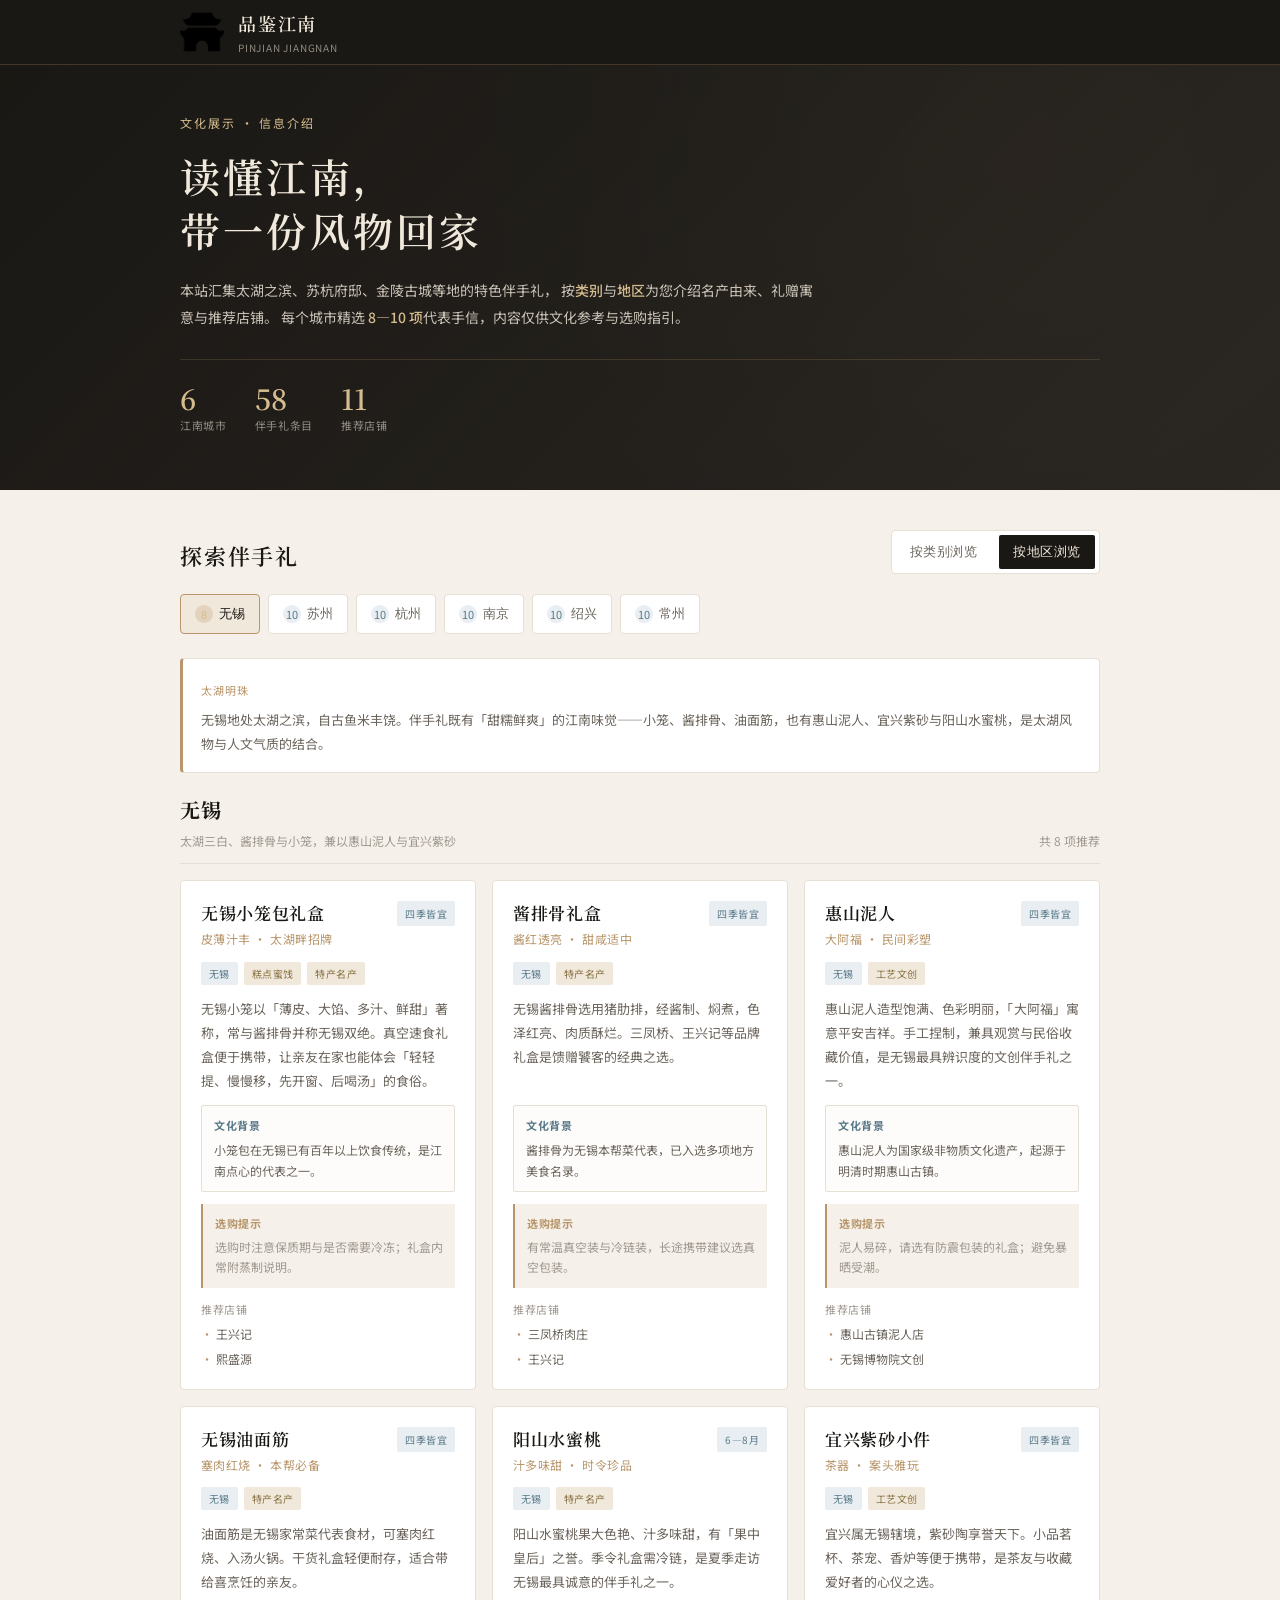
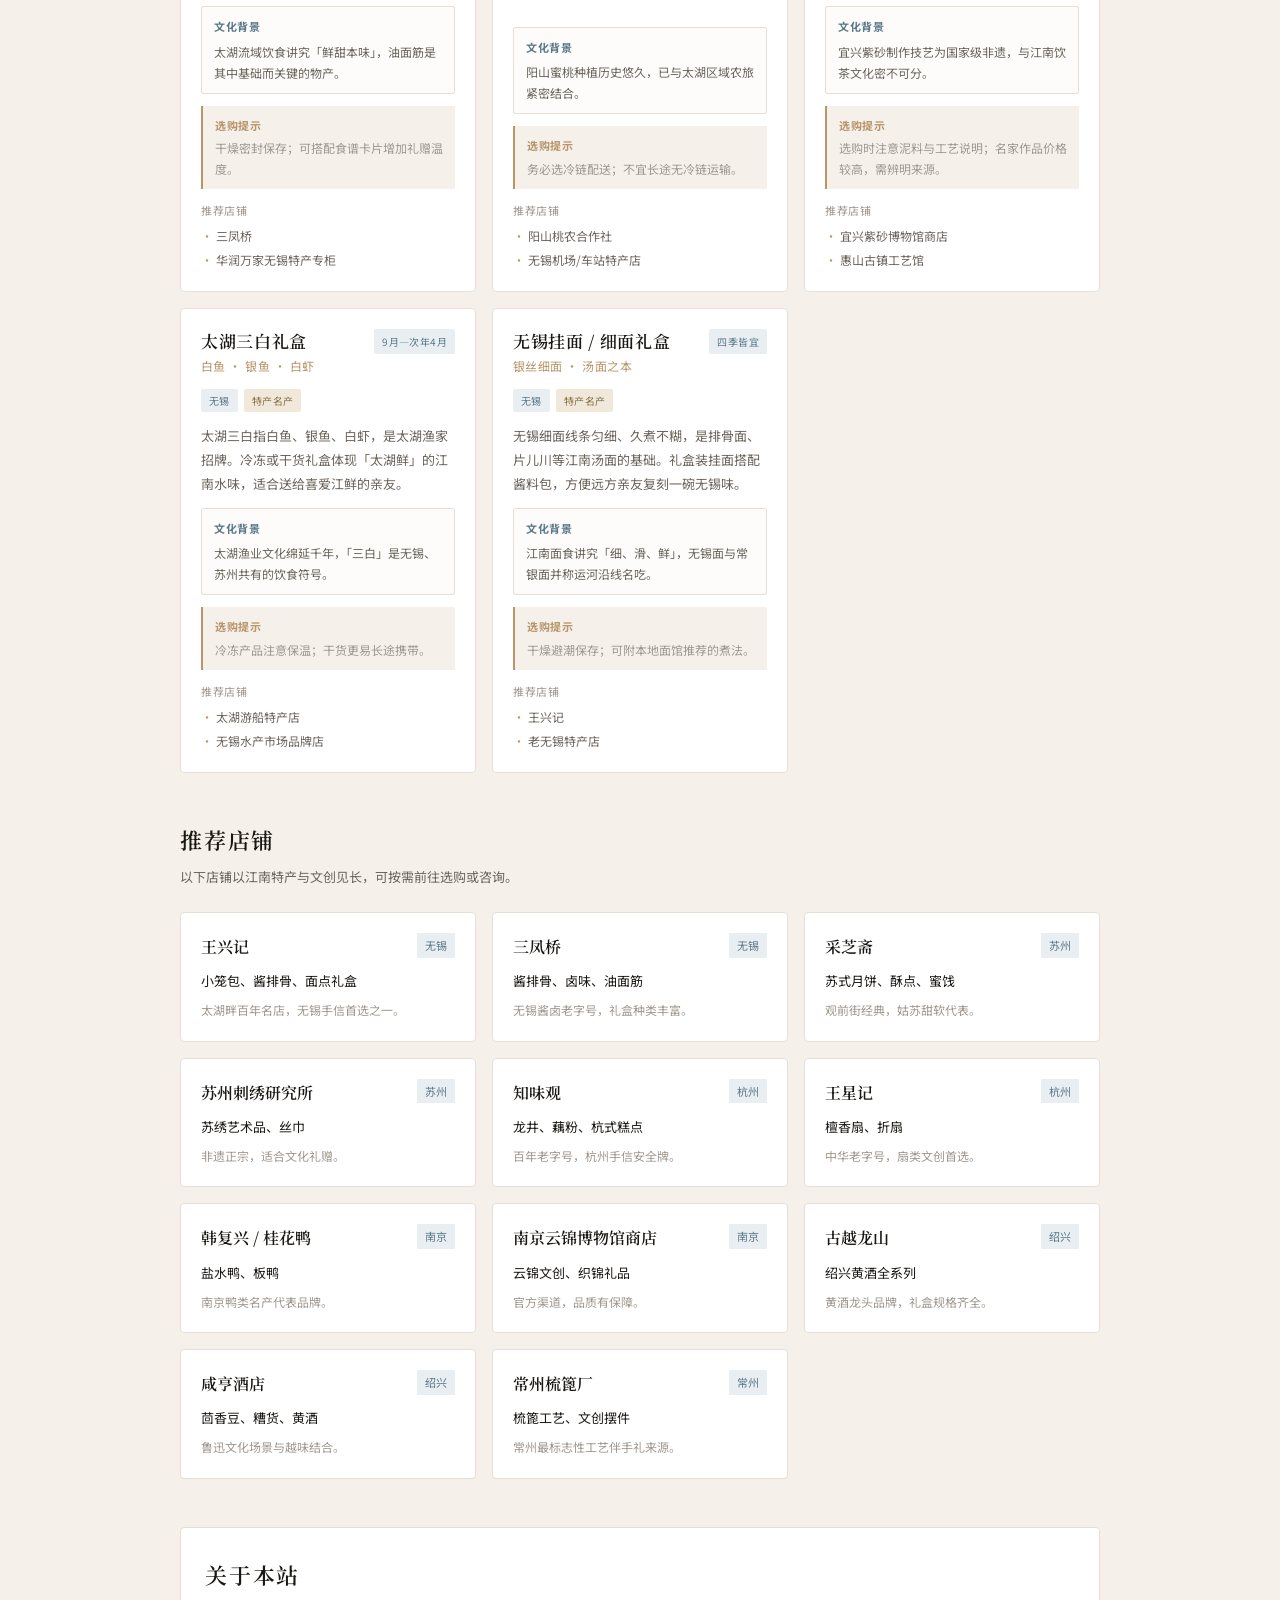
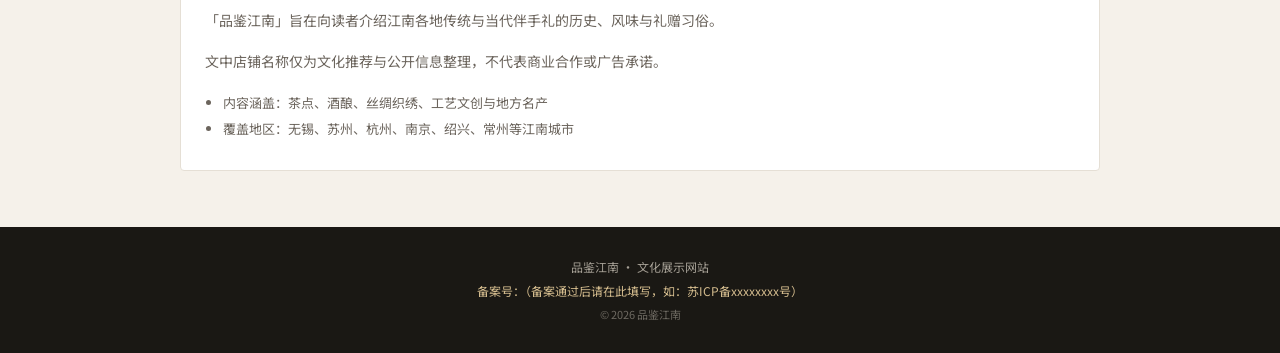
<file: showcase/index.html>
<!DOCTYPE html>
<html lang="zh-CN">
<head>
  <meta charset="UTF-8" />
  <meta name="viewport" content="width=device-width, initial-scale=1.0" />
  <meta name="description" content="品鉴江南 — 按类别与地区介绍太湖、苏杭、金陵等地特色手信与推荐店铺" />
  <meta name="theme-color" content="#1A1814" />
  <title>品鉴江南 · 文化展示</title>
  <link rel="icon" type="image/png" href="favicon.png" />
  <link rel="apple-touch-icon" href="favicon.png" />
  <link href="https://fonts.googleapis.com/css2?family=Noto+Serif+SC:wght@400;600;700&family=Noto+Sans+SC:wght@400;500&display=swap" rel="stylesheet" />
  <link rel="stylesheet" href="styles.css" />
</head>
<body>
  <header class="site-header">
    <div class="header-inner">
      <div class="brand">
        <img class="brand-mark" src="favicon.png" alt="品鉴江南" width="44" height="44" />
        <div>
          <h1>品鉴江南</h1>
          <p>Pinjian Jiangnan</p>
        </div>
      </div>
    </div>
  </header>

  <main>
    <section class="hero">
      <div class="hero-inner">
        <p class="hero-kicker">文化展示 · 信息介绍</p>
        <h2>读懂江南，<br />带一份风物回家</h2>
        <p class="hero-desc">
          本站汇集太湖之滨、苏杭府邸、金陵古城等地的特色伴手礼，
          按<strong>类别</strong>与<strong>地区</strong>为您介绍名产由来、礼赠寓意与推荐店铺。
          每个城市精选 <strong>8—10 项</strong>代表手信，内容仅供文化参考与选购指引。
        </p>
        <div class="hero-stats">
          <div><strong>6</strong><span>江南城市</span></div>
          <div><strong>58</strong><span>伴手礼条目</span></div>
          <div><strong>11</strong><span>推荐店铺</span></div>
        </div>
      </div>
    </section>

    <section class="browse-section">
      <div class="section-head">
        <h2>探索伴手礼</h2>
        <div class="view-tabs" id="viewTabs">
          <button type="button" class="view-tab active" data-view="category">按类别浏览</button>
          <button type="button" class="view-tab" data-view="region">按地区浏览</button>
        </div>
      </div>

      <nav class="filter-nav" id="filterNav" aria-label="筛选"></nav>

      <div class="region-intro" id="regionIntro" hidden></div>

      <div class="list-head">
        <div>
          <h3 id="sectionTitle"></h3>
          <p id="sectionDesc"></p>
        </div>
        <span id="giftCount" class="gift-count"></span>
      </div>

      <div class="gift-grid" id="giftGrid"></div>
    </section>

    <section class="shops-section">
      <div class="section-head plain">
        <h2>推荐店铺</h2>
        <p>以下店铺以江南特产与文创见长，可按需前往选购或咨询。</p>
      </div>
      <div class="shop-list" id="shopList"></div>
    </section>

    <section class="about-section">
      <div class="about-card">
        <h2>关于本站</h2>
        <p>
          「品鉴江南」旨在向读者介绍江南各地传统与当代伴手礼的历史、风味与礼赠习俗。
        </p>
        <p>
          文中店铺名称仅为文化推荐与公开信息整理，不代表商业合作或广告承诺。
        </p>
        <ul class="about-list">
          <li>内容涵盖：茶点、酒酿、丝绸织绣、工艺文创与地方名产</li>
          <li>覆盖地区：无锡、苏州、杭州、南京、绍兴、常州等江南城市</li>
        </ul>
      </div>
    </section>
  </main>

  <footer class="site-footer">
    <p>品鉴江南 · 文化展示网站</p>
    <p class="footer-note">备案号：（备案通过后请在此填写，如：苏ICP备xxxxxxxx号）</p>
    <p class="footer-copy">© 2026 品鉴江南</p>
  </footer>

  <script src="data.js"></script>
  <script src="app.js"></script>
</body>
</html>
</file>
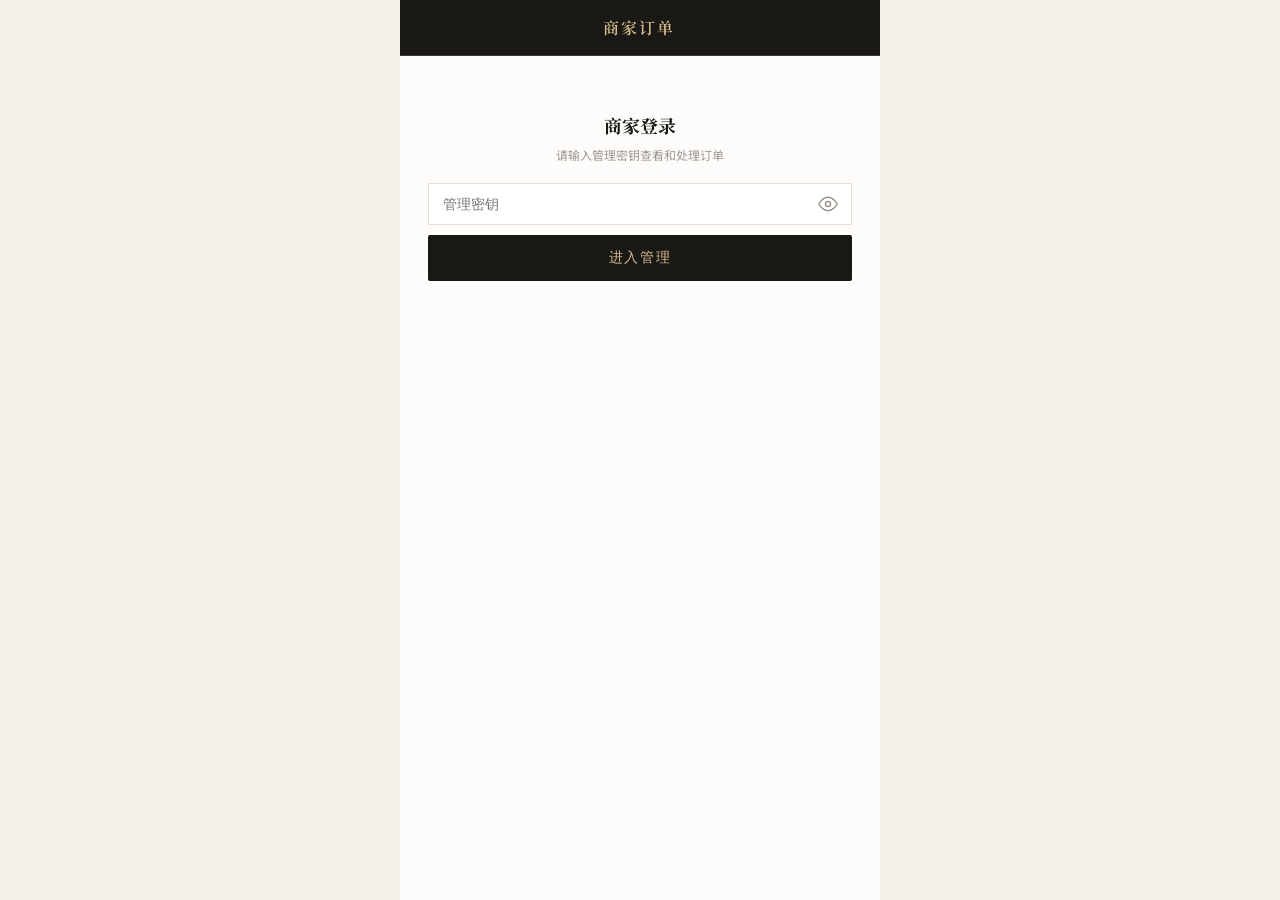
<file: admin.html>
<!DOCTYPE html>
<html lang="zh-CN">
<head>
  <meta charset="UTF-8" />
  <script>
    (function () {
      var base = '/';
      if (location.hostname.endsWith('github.io')) {
        var seg = location.pathname.split('/').filter(Boolean)[0];
        if (seg) base = '/' + seg + '/';
      }
      window.__BASE__ = base;
      if (base !== '/') {
        var el = document.createElement('base');
        el.href = base;
        document.head.appendChild(el);
      }
    })();
  </script>
  <meta name="viewport" content="width=device-width, initial-scale=1.0, maximum-scale=1.0, user-scalable=no" />
  <meta name="theme-color" content="#1A1814" />
  <title>商家订单管理 · 品鉴江南</title>
  <link href="https://fonts.googleapis.com/css2?family=Noto+Serif+SC:wght@400;600&family=Noto+Sans+SC:wght@400;500&display=swap" rel="stylesheet" />
  <link rel="stylesheet" href="styles.css" />
</head>
<body>
  <div id="adminApp" class="admin-app">
    <header class="header">
      <div class="header-brand header-brand-center">
        <h1 class="header-title"><span class="title-main">商家订单</span></h1>
      </div>
      <button class="header-btn" id="refreshBtn" hidden>刷新</button>
    </header>

    <main class="admin-main" id="adminMain">
      <section class="admin-login" id="adminLogin">
        <h2>商家登录</h2>
        <p>请输入管理密钥查看和处理订单</p>
        <div class="password-field">
          <input type="password" id="adminKeyInput" placeholder="管理密钥" autocomplete="off" />
          <button type="button" class="password-toggle" id="toggleAdminKey" aria-label="显示密码">
            <svg class="eye-open" width="20" height="20" viewBox="0 0 24 24" fill="none" stroke="currentColor" stroke-width="1.8" aria-hidden="true"><path d="M1 12s4-8 11-8 11 8 11 8-4 8-11 8-11-8-11-8z"/><circle cx="12" cy="12" r="3"/></svg>
            <svg class="eye-closed" width="20" height="20" viewBox="0 0 24 24" fill="none" stroke="currentColor" stroke-width="1.8" aria-hidden="true"><path d="M17.94 17.94A10.07 10.07 0 0 1 12 20c-7 0-11-8-11-8a18.45 18.45 0 0 1 5.06-5.94M9.9 4.24A9.12 9.12 0 0 1 12 4c7 0 11 8 11 8a18.5 18.5 0 0 1-2.16 3.19m-6.72-1.07a3 3 0 1 1-4.24-4.24"/><line x1="1" y1="1" x2="23" y2="23"/></svg>
          </button>
        </div>
        <p class="login-error" id="loginError" hidden></p>
        <button class="submit-btn" id="adminLoginBtn">进入管理</button>
      </section>

      <section class="admin-list" id="adminList" hidden>
        <div class="admin-toolbar">
          <div class="order-search">
            <input type="text" id="orderSearchInput" placeholder="输入订单号查询" />
            <button type="button" class="search-btn" id="orderSearchBtn">查询</button>
          </div>
          <div class="admin-filters" id="adminFilters">
            <button type="button" class="filter-tab active" data-filter="all">全部 <em id="countAll">0</em></button>
            <button type="button" class="filter-tab" data-filter="pending">待付款 <em id="countPending">0</em></button>
            <button type="button" class="filter-tab" data-filter="paid">待发货 <em id="countPaid">0</em></button>
            <button type="button" class="filter-tab" data-filter="shipped">已发货 <em id="countShipped">0</em></button>
            <button type="button" class="filter-tab" data-filter="completed">已完成 <em id="countCompleted">0</em></button>
          </div>
        </div>
        <div id="adminOrders"></div>
      </section>
    </main>
  </div>

  <div class="modal" id="actionModal">
    <div class="modal-content">
      <div class="modal-header">
        <h2 id="actionModalTitle">操作订单</h2>
        <button class="close-btn" id="closeActionModal">&times;</button>
      </div>
      <div class="action-modal-body" id="actionModalBody"></div>
    </div>
  </div>

  <div class="modal" id="imagePreviewModal">
    <div class="modal-content qr-preview-content">
      <div class="modal-header">
        <h2 id="imagePreviewTitle">付款截图</h2>
        <button class="close-btn" id="closeImagePreview">&times;</button>
      </div>
      <div class="qr-preview-body">
        <img id="imagePreviewImg" alt="付款截图大图" />
      </div>
    </div>
  </div>

  <script src="config.js"></script>
  <script src="order-api.js"></script>
  <script src="admin.js"></script>
</body>
</html>
</file>
<file: showcase/styles.css>
:root {
  --ink: #1a1814;
  --ink-soft: #2c2824;
  --gold: #b8956a;
  --gold-light: #d4bc8e;
  --gold-pale: #f0e8da;
  --cream: #f5f1ea;
  --surface: #fdfcfa;
  --white: #fff;
  --text: #1a1814;
  --text-secondary: #6b645c;
  --text-muted: #a09890;
  --border: #e5dfd5;
  --water: #5a7a8a;
  --water-pale: #e8eef2;
  --radius: 4px;
  --max: 960px;
}

*,
*::before,
*::after {
  box-sizing: border-box;
  margin: 0;
  padding: 0;
}

html {
  scroll-behavior: smooth;
}

body {
  font-family: 'Noto Sans SC', -apple-system, sans-serif;
  background: var(--cream);
  color: var(--text);
  line-height: 1.7;
  -webkit-font-smoothing: antialiased;
}

.site-header {
  position: sticky;
  top: 0;
  z-index: 100;
  background: var(--ink);
  color: var(--gold-pale);
  border-bottom: 1px solid rgba(184, 149, 106, 0.25);
}

.header-inner,
.hero-inner,
.browse-section,
.shops-section,
.about-section {
  max-width: var(--max);
  margin: 0 auto;
  padding-left: 20px;
  padding-right: 20px;
}

.header-inner {
  display: flex;
  align-items: center;
  min-height: 64px;
}

.brand {
  display: flex;
  align-items: center;
  gap: 14px;
}

.brand-mark {
  width: 44px;
  height: 44px;
  display: block;
  object-fit: contain;
  flex-shrink: 0;
}

.brand h1 {
  font-family: 'Noto Serif SC', serif;
  font-size: 18px;
  font-weight: 600;
  letter-spacing: 0.1em;
}

.brand p {
  font-size: 10px;
  color: rgba(240, 232, 218, 0.55);
  letter-spacing: 0.08em;
  text-transform: uppercase;
}

.hero {
  background:
    linear-gradient(135deg, rgba(26, 24, 20, 0.88), rgba(44, 40, 36, 0.82)),
    radial-gradient(circle at 80% 20%, rgba(184, 149, 106, 0.18), transparent 50%),
    var(--ink);
  color: var(--gold-pale);
  padding: 48px 0 56px;
}

.hero-kicker {
  font-size: 12px;
  letter-spacing: 0.16em;
  color: var(--gold-light);
  margin-bottom: 16px;
}

.hero h2 {
  font-family: 'Noto Serif SC', serif;
  font-size: clamp(28px, 6vw, 40px);
  font-weight: 600;
  line-height: 1.35;
  letter-spacing: 0.08em;
  margin-bottom: 20px;
}

.hero-desc {
  max-width: 640px;
  font-size: 14px;
  color: rgba(240, 232, 218, 0.82);
  line-height: 1.9;
}

.hero-desc strong {
  color: var(--gold-light);
  font-weight: 500;
}

.hero-stats {
  display: flex;
  gap: 28px;
  margin-top: 28px;
  padding-top: 24px;
  border-top: 1px solid rgba(184, 149, 106, 0.2);
}

.hero-stats div {
  display: flex;
  flex-direction: column;
  gap: 4px;
}

.hero-stats strong {
  font-family: 'Noto Serif SC', serif;
  font-size: 28px;
  font-weight: 600;
  color: var(--gold-light);
  line-height: 1;
}

.hero-stats span {
  font-size: 11px;
  color: rgba(240, 232, 218, 0.55);
  letter-spacing: 0.06em;
}

.browse-section {
  padding: 40px 20px 48px;
}

.section-head {
  display: flex;
  flex-wrap: wrap;
  align-items: flex-end;
  justify-content: space-between;
  gap: 16px;
  margin-bottom: 20px;
}

.section-head.plain {
  display: block;
  margin-bottom: 24px;
}

.section-head h2,
.about-card h2 {
  font-family: 'Noto Serif SC', serif;
  font-size: 22px;
  font-weight: 600;
  letter-spacing: 0.08em;
}

.section-head.plain p {
  margin-top: 8px;
  font-size: 13px;
  color: var(--text-secondary);
}

.view-tabs {
  display: flex;
  gap: 8px;
  background: var(--white);
  border: 1px solid var(--border);
  padding: 4px;
  border-radius: var(--radius);
}

.view-tab {
  border: none;
  background: none;
  padding: 8px 14px;
  font-size: 13px;
  color: var(--text-secondary);
  cursor: pointer;
  border-radius: 2px;
  letter-spacing: 0.04em;
}

.view-tab.active {
  background: var(--ink);
  color: var(--gold-pale);
}

.filter-nav {
  display: flex;
  flex-wrap: wrap;
  gap: 8px;
  margin-bottom: 24px;
}

.filter-chip {
  display: inline-flex;
  align-items: center;
  gap: 6px;
  padding: 10px 14px;
  border: 1px solid var(--border);
  background: var(--white);
  font-size: 13px;
  color: var(--text-secondary);
  cursor: pointer;
  border-radius: var(--radius);
  transition: border-color 0.15s, background 0.15s;
}

.filter-chip em {
  font-style: normal;
  font-family: 'Noto Serif SC', serif;
  font-size: 14px;
  color: var(--gold);
}

.filter-chip .chip-count {
  font-size: 11px;
  min-width: 18px;
  height: 18px;
  line-height: 18px;
  text-align: center;
  background: var(--water-pale);
  color: var(--water);
  border-radius: 9px;
  font-family: 'Noto Sans SC', sans-serif;
}

.filter-chip.active .chip-count {
  background: rgba(184, 149, 106, 0.25);
  color: var(--gold-light);
}

.filter-chip.active {
  border-color: var(--gold);
  background: var(--gold-pale);
  color: var(--ink);
}

.region-intro {
  margin-bottom: 20px;
}

.region-intro-inner {
  padding: 16px 18px;
  background: var(--white);
  border: 1px solid var(--border);
  border-left: 3px solid var(--gold);
  border-radius: var(--radius);
}

.region-intro-tag {
  display: inline-block;
  font-size: 11px;
  letter-spacing: 0.1em;
  color: var(--gold);
  margin-bottom: 8px;
}

.region-intro-inner p {
  font-size: 13px;
  color: var(--text-secondary);
  line-height: 1.85;
}

.list-head {
  display: flex;
  justify-content: space-between;
  align-items: flex-end;
  gap: 12px;
  margin-bottom: 16px;
  padding-bottom: 12px;
  border-bottom: 1px solid var(--border);
}

.list-head h3 {
  font-family: 'Noto Serif SC', serif;
  font-size: 20px;
  letter-spacing: 0.06em;
}

.list-head p {
  font-size: 12px;
  color: var(--text-muted);
  margin-top: 4px;
}

.gift-count {
  font-size: 12px;
  color: var(--text-muted);
  white-space: nowrap;
}

.gift-grid {
  display: grid;
  grid-template-columns: repeat(auto-fill, minmax(280px, 1fr));
  gap: 16px;
}

.gift-card {
  background: var(--white);
  border: 1px solid var(--border);
  padding: 20px;
  border-radius: var(--radius);
  display: flex;
  flex-direction: column;
  gap: 12px;
  transition: box-shadow 0.2s, border-color 0.2s;
}

.gift-card:hover {
  border-color: rgba(184, 149, 106, 0.45);
  box-shadow: 0 4px 20px rgba(26, 24, 20, 0.06);
}

.gift-card-top {
  display: flex;
  justify-content: space-between;
  align-items: flex-start;
  gap: 10px;
}

.gift-card-head {
  flex: 1;
  min-width: 0;
}

.gift-card-head h3 {
  font-family: 'Noto Serif SC', serif;
  font-size: 17px;
  font-weight: 600;
  letter-spacing: 0.04em;
  line-height: 1.4;
}

.gift-subtitle {
  font-size: 12px;
  color: var(--gold);
  margin-top: 4px;
  letter-spacing: 0.04em;
}

.gift-season {
  flex-shrink: 0;
  font-size: 10px;
  padding: 4px 8px;
  background: var(--water-pale);
  color: var(--water);
  border-radius: 2px;
  white-space: nowrap;
  letter-spacing: 0.04em;
}

.gift-tags {
  display: flex;
  flex-wrap: wrap;
  gap: 6px;
}

.tag {
  font-size: 10px;
  padding: 3px 8px;
  border-radius: 2px;
  letter-spacing: 0.04em;
}

.tag-region {
  background: var(--water-pale);
  color: var(--water);
}

.tag-cat {
  background: var(--gold-pale);
  color: #8a7344;
}

.gift-intro {
  font-size: 13px;
  color: var(--text-secondary);
  line-height: 1.85;
  flex: 1;
}

.gift-heritage {
  font-size: 12px;
  color: var(--text-secondary);
  line-height: 1.75;
  padding: 10px 12px;
  background: var(--surface);
  border: 1px solid var(--border);
  border-radius: 2px;
}

.gift-heritage strong {
  display: block;
  font-size: 11px;
  color: var(--water);
  margin-bottom: 4px;
  letter-spacing: 0.06em;
}

.gift-tips {
  font-size: 12px;
  color: var(--text-muted);
  padding: 10px 12px;
  background: var(--cream);
  border-left: 2px solid var(--gold);
  line-height: 1.7;
}

.gift-tips strong {
  display: block;
  font-size: 11px;
  color: var(--gold);
  margin-bottom: 4px;
  letter-spacing: 0.06em;
}

.gift-shops span {
  display: block;
  font-size: 11px;
  color: var(--text-muted);
  letter-spacing: 0.06em;
  margin-bottom: 6px;
}

.gift-shops ul {
  list-style: none;
  font-size: 12px;
  color: var(--text-secondary);
}

.gift-shops li + li {
  margin-top: 4px;
}

.gift-shops li::before {
  content: '· ';
  color: var(--gold);
}

.shops-section {
  padding: 0 20px 48px;
}

.shop-list {
  display: grid;
  grid-template-columns: repeat(auto-fill, minmax(280px, 1fr));
  gap: 16px;
}

.shop-card {
  background: var(--white);
  border: 1px solid var(--border);
  padding: 20px;
  border-radius: var(--radius);
}

.shop-card-head {
  display: flex;
  justify-content: space-between;
  align-items: flex-start;
  gap: 8px;
  margin-bottom: 10px;
}

.shop-card h3 {
  font-family: 'Noto Serif SC', serif;
  font-size: 16px;
  font-weight: 600;
}

.shop-city {
  font-size: 11px;
  padding: 3px 8px;
  background: var(--water-pale);
  color: var(--water);
  white-space: nowrap;
}

.shop-specialty {
  font-size: 13px;
  color: var(--text);
  margin-bottom: 8px;
}

.shop-note {
  font-size: 12px;
  color: var(--text-muted);
  line-height: 1.7;
}

.about-section {
  padding: 0 20px 56px;
}

.about-card {
  background: var(--white);
  border: 1px solid var(--border);
  padding: 28px 24px;
  border-radius: var(--radius);
}

.about-card p {
  font-size: 14px;
  color: var(--text-secondary);
  margin-top: 14px;
  line-height: 1.9;
}

.about-list {
  margin-top: 16px;
  padding-left: 18px;
  font-size: 13px;
  color: var(--text-secondary);
  line-height: 2;
}

.site-footer {
  background: var(--ink);
  color: rgba(240, 232, 218, 0.65);
  text-align: center;
  padding: 28px 20px calc(28px + env(safe-area-inset-bottom));
  font-size: 12px;
  line-height: 2;
}

.footer-note {
  color: var(--gold-light);
}

.footer-copy {
  font-size: 11px;
  opacity: 0.6;
}

.empty-state {
  grid-column: 1 / -1;
  text-align: center;
  padding: 48px 20px;
  color: var(--text-muted);
  font-size: 14px;
}

@media (max-width: 640px) {
  .list-head {
    flex-direction: column;
    align-items: flex-start;
  }

  .view-tabs {
    width: 100%;
  }

  .view-tab {
    flex: 1;
    text-align: center;
  }
}
</file>
<file: styles.css>
*,
*::before,
*::after {
  box-sizing: border-box;
  margin: 0;
  padding: 0;
}

:root {
  --ink: #1A1814;
  --ink-soft: #2C2824;
  --gold: #B8956A;
  --gold-light: #D4BC8E;
  --gold-pale: #F0E8DA;
  --cream: #F5F1EA;
  --cream-deep: #EBE4D9;
  --surface: #FDFCFA;
  --white: #FFFFFF;
  --text: #1A1814;
  --text-secondary: #6B645C;
  --text-muted: #A09890;
  --border: #E5DFD5;
  --border-gold: rgba(184, 149, 106, 0.45);
  --accent: #7A3B3B;
  --nav-width: 84px;
  --header-height: 56px;
  --radius: 2px;
  --safe-bottom: env(safe-area-inset-bottom, 0px);
}

html {
  font-size: 16px;
  -webkit-tap-highlight-color: transparent;
}

body {
  font-family: 'Noto Sans SC', -apple-system, BlinkMacSystemFont, sans-serif;
  font-weight: 400;
  background: var(--cream);
  color: var(--text);
  min-height: 100dvh;
  overflow-x: hidden;
  -webkit-font-smoothing: antialiased;
}

#app {
  max-width: 480px;
  margin: 0 auto;
  min-height: 100dvh;
  display: flex;
  flex-direction: column;
  background: var(--surface);
}

/* ── Header ── */
.header {
  position: sticky;
  top: 0;
  z-index: 100;
  height: var(--header-height);
  display: flex;
  align-items: center;
  gap: 8px;
  padding: 0 12px 0 10px;
  background: var(--ink);
  color: var(--gold-pale);
  border-bottom: 1px solid rgba(184, 149, 106, 0.25);
}

.header-brand {
  flex: 1;
  min-width: 0;
}

.header-actions {
  display: flex;
  align-items: center;
  gap: 8px;
  flex-shrink: 0;
}

.header-btn {
  background: transparent;
  border: 1px solid rgba(184, 149, 106, 0.35);
  border-radius: var(--radius);
  color: var(--gold-light);
  font-size: 11px;
  letter-spacing: 0.08em;
  padding: 6px 10px;
  cursor: pointer;
  flex-shrink: 0;
}

.header-btn[hidden] {
  display: none;
}

.header-btn svg {
  display: block;
}

.header-title {
  font-family: 'Noto Serif SC', serif;
  font-size: 16px;
  font-weight: 500;
  letter-spacing: 0.12em;
  white-space: nowrap;
  overflow: hidden;
  text-overflow: ellipsis;
}

.title-main {
  color: var(--gold-light);
  font-weight: 600;
}

.title-divider {
  color: rgba(184, 149, 106, 0.5);
  margin: 0 2px;
  font-weight: 400;
}

.title-sub {
  color: rgba(240, 232, 218, 0.85);
  font-weight: 400;
  font-size: 14px;
}

.cart-btn {
  position: relative;
  background: transparent;
  border: 1px solid rgba(184, 149, 106, 0.35);
  border-radius: 50%;
  width: 38px;
  height: 38px;
  display: flex;
  align-items: center;
  justify-content: center;
  color: var(--gold-light);
  cursor: pointer;
  flex-shrink: 0;
}

.cart-count {
  position: absolute;
  top: -2px;
  right: -2px;
  background: var(--gold);
  color: var(--ink);
  font-size: 9px;
  font-weight: 600;
  min-width: 15px;
  height: 15px;
  border-radius: 8px;
  display: flex;
  align-items: center;
  justify-content: center;
  padding: 0 3px;
}

.cart-count:empty,
.cart-count[data-zero="true"] {
  display: none;
}

/* ── Main layout ── */
.main {
  flex: 1;
  display: flex;
  overflow: hidden;
  height: calc(100dvh - var(--header-height));
}

/* ── Category nav ── */
.category-nav {
  width: var(--nav-width);
  flex-shrink: 0;
  background: var(--cream);
  overflow-y: auto;
  border-right: 1px solid var(--border);
}

.cat-item {
  display: flex;
  flex-direction: column;
  align-items: center;
  justify-content: center;
  padding: 16px 8px;
  cursor: pointer;
  border-left: 2px solid transparent;
  transition: background 0.25s, border-color 0.25s;
  min-height: 76px;
  position: relative;
}

.cat-item.active {
  background: var(--surface);
  border-left-color: var(--gold);
}

.cat-item.active::after {
  content: '';
  position: absolute;
  right: 0;
  top: 50%;
  transform: translateY(-50%);
  width: 1px;
  height: 24px;
  background: var(--gold);
  opacity: 0.6;
}

.cat-item-name {
  font-family: 'Noto Serif SC', serif;
  font-size: 12px;
  font-weight: 500;
  color: var(--text-secondary);
  text-align: center;
  line-height: 1.4;
  letter-spacing: 0.06em;
}

.cat-item.active .cat-item-name {
  color: var(--ink);
  font-weight: 600;
}

.cat-item-sub {
  font-size: 9px;
  color: var(--text-muted);
  margin-top: 4px;
  text-align: center;
  letter-spacing: 0.04em;
}

/* ── Product area ── */
.product-area {
  flex: 1;
  overflow-y: auto;
  padding: 14px 12px 20px;
  background: var(--surface);
  -webkit-overflow-scrolling: touch;
}

.category-header {
  margin-bottom: 16px;
  padding-bottom: 12px;
  border-bottom: 1px solid var(--border);
  position: relative;
}

.category-header::after {
  content: '';
  position: absolute;
  bottom: -1px;
  left: 0;
  width: 32px;
  height: 1px;
  background: var(--gold);
}

.category-header h2 {
  font-family: 'Noto Serif SC', serif;
  font-size: 17px;
  font-weight: 600;
  color: var(--ink);
  letter-spacing: 0.1em;
}

.category-header p {
  font-size: 11px;
  color: var(--text-muted);
  margin-top: 4px;
  letter-spacing: 0.08em;
  text-transform: none;
}

/* ── Product card ── */
.product-card {
  background: var(--white);
  border: 1px solid var(--border);
  border-radius: var(--radius);
  margin-bottom: 16px;
  overflow: hidden;
}

.product-card-link {
  cursor: pointer;
}

.product-card-link:active {
  opacity: 0.92;
}

.price-hint {
  margin-top: 8px;
  font-size: 12px;
  color: var(--text-secondary);
  letter-spacing: 0.03em;
}

.price-hint strong {
  font-family: 'Noto Serif SC', serif;
  color: var(--ink);
  font-weight: 600;
}

.price-hint span {
  font-size: 11px;
  color: var(--text-muted);
}

.product-image-wrap {
  width: 100%;
  background: #F3EFE8;
  display: flex;
  align-items: center;
  justify-content: center;
  padding: 10px 12px;
  border-bottom: 1px solid var(--border);
  min-height: 220px;
  position: relative;
}

.product-image-wrap::after {
  content: '加载中…';
  position: absolute;
  font-size: 11px;
  color: var(--text-muted);
  letter-spacing: 0.08em;
  transition: opacity 0.2s;
}

.product-image-wrap.is-loaded::after {
  opacity: 0;
  pointer-events: none;
}

.product-image-wrap picture {
  width: 100%;
  display: flex;
  justify-content: center;
}

.product-image {
  width: 100%;
  height: 220px;
  object-fit: contain;
  display: block;
  opacity: 0;
  transition: opacity 0.3s ease;
}

.product-image.is-loaded {
  opacity: 1;
}

.product-body {
  padding: 14px 16px 16px;
}

.product-name {
  font-family: 'Noto Serif SC', serif;
  font-size: 15px;
  font-weight: 600;
  line-height: 1.45;
  color: var(--ink);
  letter-spacing: 0.04em;
}

.product-desc {
  font-size: 11px;
  color: var(--text-secondary);
  margin-top: 5px;
  letter-spacing: 0.03em;
  line-height: 1.5;
}

/* ── Pricing ── */
.pricing-section {
  margin-top: 14px;
}

.pricing-label {
  font-size: 10px;
  color: var(--text-muted);
  margin-bottom: 8px;
  letter-spacing: 0.12em;
  text-transform: uppercase;
}

.price-options {
  display: flex;
  gap: 10px;
}

.price-option {
  flex: 1;
  border: 1px solid var(--border);
  border-radius: var(--radius);
  padding: 10px 8px;
  cursor: pointer;
  transition: border-color 0.2s, background 0.2s;
  text-align: center;
  background: var(--surface);
}

.price-option.selected {
  border-color: var(--gold);
  background: var(--gold-pale);
}

.price-option-label {
  font-size: 10px;
  color: var(--text-muted);
  letter-spacing: 0.08em;
}

.price-option.selected .price-option-label {
  color: var(--accent);
}

.price-option-value {
  font-family: 'Noto Serif SC', serif;
  font-size: 17px;
  font-weight: 600;
  color: var(--ink);
  margin-top: 3px;
}

.price-option-note {
  font-size: 9px;
  color: var(--text-muted);
  margin-top: 2px;
}

.single-price {
  display: flex;
  align-items: baseline;
  gap: 4px;
}

.single-price .amount {
  font-family: 'Noto Serif SC', serif;
  font-size: 22px;
  font-weight: 600;
  color: var(--ink);
}

.single-price .unit {
  font-size: 11px;
  color: var(--text-muted);
  letter-spacing: 0.05em;
}

/* ── Actions ── */
.product-actions {
  display: flex;
  align-items: center;
  justify-content: stretch;
  padding: 0 16px 16px;
}

.add-btn {
  background: var(--ink);
  color: var(--gold-light);
  border: 1px solid var(--ink);
  border-radius: var(--radius);
  padding: 10px 16px;
  font-size: 12px;
  font-weight: 500;
  cursor: pointer;
  letter-spacing: 0.1em;
  transition: background 0.2s, color 0.2s;
  width: 100%;
}

.add-btn:active {
  background: var(--ink-soft);
}

.qty-control {
  display: inline-flex;
  align-items: center;
  border: 1px solid var(--border);
  border-radius: var(--radius);
  overflow: hidden;
}

.qty-control-lg .qty-btn {
  width: 40px;
  height: 40px;
  font-size: 18px;
}

.qty-control-lg .qty-value {
  width: 48px;
  font-size: 16px;
}

.qty-btn {
  width: 34px;
  height: 34px;
  border: none;
  background: var(--cream);
  font-size: 15px;
  cursor: pointer;
  color: var(--text-secondary);
  display: flex;
  align-items: center;
  justify-content: center;
  transition: background 0.15s, color 0.15s;
}

.qty-btn:active {
  background: var(--cream-deep);
  color: var(--ink);
}

.qty-value {
  width: 36px;
  text-align: center;
  font-size: 13px;
  font-weight: 500;
  color: var(--ink);
}

/* ── 产品详情页 ── */
.detail-page {
  margin: -14px -12px 0;
}

.detail-image-wrap {
  min-height: 260px;
}

.detail-image-wrap .product-image {
  height: 260px;
}

.detail-content {
  padding: 18px 16px 24px;
}

.detail-title {
  font-family: 'Noto Serif SC', serif;
  font-size: 20px;
  font-weight: 600;
  letter-spacing: 0.06em;
  line-height: 1.4;
}

.detail-subtitle {
  font-size: 12px;
  color: var(--text-secondary);
  margin-top: 6px;
  letter-spacing: 0.03em;
}

.detail-pricing {
  margin: 16px 0;
  padding: 14px;
  background: var(--cream);
  border: 1px solid var(--border);
  border-radius: var(--radius);
}

.detail-price-row {
  display: flex;
  align-items: baseline;
  gap: 8px;
  padding: 4px 0;
}

.detail-price-row span {
  font-size: 11px;
  color: var(--text-muted);
  width: 32px;
  letter-spacing: 0.08em;
}

.detail-price-row strong {
  font-family: 'Noto Serif SC', serif;
  font-size: 18px;
  color: var(--ink);
}

.detail-price-row em {
  font-style: normal;
  font-size: 11px;
  color: var(--text-muted);
}

.detail-text {
  font-size: 14px;
  line-height: 1.85;
  color: var(--text-secondary);
  letter-spacing: 0.02em;
  margin-bottom: 20px;
}

.detail-add-btn {
  margin-top: 4px;
}

/* ── 我的订单 ── */
.orders-page {
  padding-bottom: 20px;
}

.page-header {
  margin-bottom: 16px;
  padding-bottom: 12px;
  border-bottom: 1px solid var(--border);
}

.page-header h2 {
  font-family: 'Noto Serif SC', serif;
  font-size: 17px;
  font-weight: 600;
  letter-spacing: 0.08em;
}

.page-header p {
  font-size: 11px;
  color: var(--text-muted);
  margin-top: 4px;
}

.orders-empty {
  text-align: center;
  padding: 60px 20px;
  color: var(--text-muted);
  font-size: 14px;
  line-height: 2;
  letter-spacing: 0.04em;
}

.orders-empty span {
  font-size: 12px;
}

.order-card {
  background: var(--white);
  border: 1px solid var(--border);
  border-radius: var(--radius);
  padding: 14px;
  margin-bottom: 12px;
}

.order-card-head {
  display: flex;
  justify-content: space-between;
  align-items: center;
  margin-bottom: 10px;
  padding-bottom: 8px;
  border-bottom: 1px solid var(--border);
}

.order-id {
  font-size: 12px;
  font-weight: 600;
  color: var(--ink);
  letter-spacing: 0.02em;
}

.order-date {
  font-size: 10px;
  color: var(--text-muted);
  margin-bottom: 8px;
}

.order-items {
  list-style: none;
  font-size: 12px;
  color: var(--text-secondary);
  line-height: 1.8;
  margin-bottom: 10px;
}

.order-meta {
  display: flex;
  justify-content: space-between;
  align-items: center;
  font-size: 11px;
  color: var(--text-muted);
}

.order-meta strong {
  font-family: 'Noto Serif SC', serif;
  font-size: 16px;
  color: var(--ink);
}

.order-address {
  font-size: 11px;
  color: var(--text-secondary);
  line-height: 1.6;
  margin-top: 8px;
}

.order-status {
  font-size: 10px;
  padding: 3px 8px;
  border-radius: 2px;
  letter-spacing: 0.06em;
}

.status-pending {
  background: #F5F0E6;
  color: #8A7344;
}

.status-paid {
  background: #F0EBF5;
  color: #6B4F8A;
}

.status-shipped {
  background: #E8F2EA;
  color: #3D6B4F;
}

.status-completed {
  background: #E8EEF5;
  color: #3D5A6B;
}

.status-cancelled {
  background: #F5E8E8;
  color: #8A4444;
}

.order-extra {
  margin-top: 10px;
  padding: 10px 12px;
  background: var(--cream);
  border: 1px solid var(--border);
  font-size: 12px;
  color: var(--text-secondary);
  line-height: 1.6;
}

.order-extra.cancel-reason {
  border-color: rgba(122, 59, 59, 0.2);
  color: var(--accent);
}

.order-extra .link-btn,
.link-btn {
  margin-left: 8px;
  padding: 0;
  border: none;
  background: none;
  color: var(--gold);
  font-size: 12px;
  text-decoration: underline;
  cursor: pointer;
  letter-spacing: 0.04em;
}

.payment-proof {
  display: flex;
  flex-direction: column;
  gap: 8px;
}

.payment-proof .proof-hint {
  font-style: normal;
  font-size: 11px;
  color: var(--text-muted);
  font-weight: 400;
  margin-left: 6px;
}

.payment-proof-btn {
  display: inline-block;
  padding: 0;
  border: none;
  background: none;
  cursor: pointer;
}

.payment-proof-btn:active {
  opacity: 0.85;
}

.payment-proof-thumb {
  display: block;
  max-width: 120px;
  max-height: 120px;
  border: 1px solid var(--border);
  border-radius: 2px;
  object-fit: cover;
  pointer-events: none;
}

/* ── 地址表单 ── */
.address-section {
  margin-bottom: 16px;
}

.address-section-head {
  display: flex;
  justify-content: space-between;
  align-items: center;
  margin-bottom: 7px;
}

.address-section-head > span {
  font-size: 11px;
  font-weight: 500;
  color: var(--text-muted);
  letter-spacing: 0.1em;
}

.text-btn {
  background: none;
  border: none;
  color: var(--gold);
  font-size: 11px;
  cursor: pointer;
  letter-spacing: 0.04em;
}

#addressPaste {
  width: 100%;
  border: 1px dashed var(--border-gold);
  border-radius: var(--radius);
  padding: 10px 14px;
  font-size: 13px;
  font-family: inherit;
  background: var(--cream);
  margin-bottom: 12px;
  resize: none;
}

.address-grid {
  display: grid;
  grid-template-columns: 1fr;
  gap: 12px;
  margin-bottom: 12px;
}

.address-select select {
  width: 100%;
  border: 1px solid var(--border);
  border-radius: var(--radius);
  padding: 11px 14px;
  font-size: 14px;
  background: var(--white);
  color: var(--ink);
}

.address-select select:disabled {
  background: var(--cream);
  color: var(--text-muted);
}

/* ── 商家管理 ── */
.admin-app {
  max-width: 480px;
  margin: 0 auto;
  min-height: 100dvh;
  background: var(--surface);
}

.header-brand-center {
  flex: 1;
  text-align: center;
}

.header-brand-center + .header-btn {
  min-width: 44px;
}

.admin-toolbar {
  margin-bottom: 16px;
}

.order-search {
  display: flex;
  gap: 8px;
  margin-bottom: 12px;
}

.order-search input {
  flex: 1;
  border: 1px solid var(--border);
  padding: 10px 12px;
  font-size: 14px;
  background: var(--white);
}

.search-btn {
  padding: 0 16px;
  border: 1px solid var(--ink);
  background: var(--ink);
  color: var(--gold-light);
  font-size: 13px;
  cursor: pointer;
  letter-spacing: 0.06em;
}

.admin-filters {
  display: grid;
  grid-template-columns: repeat(2, 1fr);
  gap: 8px;
}

.filter-tab {
  border: 1px solid var(--border);
  background: var(--white);
  padding: 10px 8px;
  font-size: 12px;
  cursor: pointer;
  color: var(--text-secondary);
  letter-spacing: 0.04em;
}

.filter-tab em {
  display: block;
  font-style: normal;
  font-family: 'Noto Serif SC', serif;
  font-size: 18px;
  color: var(--ink);
  margin-top: 2px;
}

.filter-tab.active {
  border-color: var(--border-gold);
  background: var(--cream);
  color: var(--ink);
}

.admin-btn.complete {
  background: var(--gold);
  color: var(--ink);
  border-color: var(--gold);
}

.admin-main {
  padding: 16px;
}

.admin-login {
  padding: 40px 12px;
  text-align: center;
}

.admin-login h2 {
  font-family: 'Noto Serif SC', serif;
  font-size: 18px;
  margin-bottom: 8px;
}

.admin-login p {
  font-size: 12px;
  color: var(--text-muted);
  margin-bottom: 20px;
}

.admin-login input {
  width: 100%;
  border: 1px solid var(--border);
  padding: 12px 14px;
  margin-bottom: 14px;
  font-size: 14px;
}

.password-field {
  position: relative;
  margin-bottom: 10px;
}

.password-field input {
  margin-bottom: 0;
  padding-right: 44px;
}

.password-toggle {
  position: absolute;
  right: 8px;
  top: 50%;
  transform: translateY(-50%);
  background: none;
  border: none;
  padding: 6px;
  color: var(--text-muted);
  cursor: pointer;
  display: flex;
  align-items: center;
  justify-content: center;
  width: 32px;
  height: 32px;
}

.password-toggle svg {
  position: absolute;
  display: block;
}

.password-toggle .eye-closed {
  display: none;
}

.password-toggle.show-key .eye-open {
  display: none;
}

.password-toggle.show-key .eye-closed {
  display: block;
}

.password-toggle:active {
  color: var(--gold);
}

.login-error {
  color: var(--accent);
  font-size: 12px;
  margin-bottom: 12px;
  line-height: 1.5;
  text-align: left;
}

.admin-order-card .order-customer {
  font-size: 12px;
  color: var(--text-secondary);
  line-height: 1.7;
  margin-bottom: 8px;
}

.order-note {
  font-size: 11px;
  color: var(--text-muted);
  margin-top: 4px;
}

.admin-actions {
  display: flex;
  gap: 10px;
  margin-top: 12px;
}

.admin-btn {
  flex: 1;
  padding: 10px;
  border-radius: var(--radius);
  border: 1px solid var(--border);
  background: var(--white);
  font-size: 12px;
  cursor: pointer;
}

.admin-btn.ship {
  background: var(--ink);
  color: var(--gold-light);
  border-color: var(--ink);
}

.admin-btn.cancel {
  color: var(--accent);
  border-color: rgba(122, 59, 59, 0.3);
}

.action-modal-body {
  padding: 16px 20px calc(20px + var(--safe-bottom));
}

.action-hint {
  font-size: 12px;
  color: var(--text-muted);
  margin-bottom: 14px;
}

.action-modal-body label span {
  display: block;
  font-size: 11px;
  color: var(--text-muted);
  margin-bottom: 6px;
}

.action-modal-body input,
.action-modal-body textarea {
  width: 100%;
  border: 1px solid var(--border);
  padding: 11px 14px;
  font-size: 14px;
  margin-bottom: 16px;
}

.submit-btn.danger {
  background: var(--accent);
  color: #fff;
}

/* ── 加入购物袋弹窗 ── */
.add-cart-body {
  padding: 16px 20px calc(20px + var(--safe-bottom));
}

.add-cart-section {
  margin-bottom: 18px;
}

.add-cart-label {
  font-size: 11px;
  color: var(--text-muted);
  letter-spacing: 0.1em;
  margin-bottom: 10px;
}

.add-cart-body .price-options {
  display: flex;
  gap: 10px;
}

.add-cart-body .submit-btn {
  margin-top: 4px;
}

/* ── Overlay & Drawer ── */
.overlay {
  display: none;
  position: fixed;
  inset: 0;
  background: rgba(26, 24, 20, 0.55);
  z-index: 200;
}

.overlay.show {
  display: block;
}

.cart-drawer {
  position: fixed;
  bottom: 0;
  left: 50%;
  transform: translateX(-50%) translateY(100%);
  width: 100%;
  max-width: 480px;
  background: var(--surface);
  border-radius: 0;
  border-top: 1px solid var(--border-gold);
  z-index: 201;
  transition: transform 0.35s cubic-bezier(0.32, 0.72, 0, 1);
  max-height: 72dvh;
  display: flex;
  flex-direction: column;
}

.cart-drawer.open {
  transform: translateX(-50%) translateY(0);
}

.drawer-header {
  display: flex;
  align-items: center;
  justify-content: space-between;
  padding: 18px 20px;
  border-bottom: 1px solid var(--border);
}

.drawer-header h2 {
  font-family: 'Noto Serif SC', serif;
  font-size: 16px;
  font-weight: 600;
  letter-spacing: 0.1em;
  color: var(--ink);
}

.close-btn {
  background: none;
  border: none;
  font-size: 22px;
  color: var(--text-muted);
  cursor: pointer;
  line-height: 1;
  padding: 4px;
}

.cart-items {
  flex: 1;
  overflow-y: auto;
  padding: 12px 20px;
}

.cart-empty {
  text-align: center;
  color: var(--text-muted);
  padding: 48px 0;
  font-size: 13px;
  letter-spacing: 0.06em;
}

.cart-item {
  display: flex;
  gap: 12px;
  padding: 14px 0;
  border-bottom: 1px solid var(--border);
}

.cart-item-img {
  width: 68px;
  height: 68px;
  object-fit: contain;
  background: var(--cream);
  border-radius: var(--radius);
  border: 1px solid var(--border);
  flex-shrink: 0;
}

.cart-item-info {
  flex: 1;
}

.cart-item-name {
  font-family: 'Noto Serif SC', serif;
  font-size: 13px;
  font-weight: 600;
  letter-spacing: 0.03em;
}

.cart-item-spec {
  font-size: 10px;
  color: var(--text-muted);
  margin-top: 3px;
  letter-spacing: 0.02em;
}

.cart-item-bottom {
  display: flex;
  align-items: center;
  justify-content: space-between;
  margin-top: 8px;
}

.cart-item-price {
  font-family: 'Noto Serif SC', serif;
  font-size: 15px;
  font-weight: 600;
  color: var(--ink);
}

.cart-item .qty-control {
  transform: scale(0.92);
  transform-origin: right center;
}

.cart-footer {
  padding: 16px 20px calc(16px + var(--safe-bottom));
  border-top: 1px solid var(--border);
  background: var(--cream);
}

.cart-total {
  display: flex;
  justify-content: space-between;
  align-items: center;
  margin-bottom: 12px;
}

.cart-total span {
  font-size: 12px;
  color: var(--text-secondary);
  letter-spacing: 0.08em;
}

.cart-total strong {
  font-family: 'Noto Serif SC', serif;
  font-size: 22px;
  font-weight: 600;
  color: var(--ink);
}

.checkout-btn {
  width: 100%;
  background: var(--ink);
  color: var(--gold-light);
  border: none;
  border-radius: var(--radius);
  padding: 14px;
  font-size: 14px;
  font-weight: 500;
  cursor: pointer;
  letter-spacing: 0.12em;
}

/* ── Modal ── */
.modal {
  display: none;
  position: fixed;
  inset: 0;
  z-index: 300;
  background: rgba(26, 24, 20, 0.6);
  align-items: flex-end;
  justify-content: center;
}

.modal.show {
  display: flex;
}

.modal-content {
  background: var(--surface);
  width: 100%;
  max-width: 480px;
  border-top: 1px solid var(--border-gold);
  max-height: 90dvh;
  overflow-y: auto;
  animation: slideUp 0.35s cubic-bezier(0.32, 0.72, 0, 1);
}

@keyframes slideUp {
  from { transform: translateY(100%); }
  to { transform: translateY(0); }
}

.modal-header {
  display: flex;
  align-items: center;
  justify-content: space-between;
  padding: 18px 20px;
  border-bottom: 1px solid var(--border);
}

.modal-header h2 {
  font-family: 'Noto Serif SC', serif;
  font-size: 16px;
  font-weight: 600;
  letter-spacing: 0.08em;
}

.order-form {
  padding: 20px;
  padding-bottom: calc(20px + var(--safe-bottom));
}

.order-form label {
  display: block;
  margin-bottom: 16px;
}

.order-form label span {
  display: block;
  font-size: 11px;
  font-weight: 500;
  margin-bottom: 7px;
  color: var(--text-muted);
  letter-spacing: 0.1em;
}

.order-form input,
.order-form textarea {
  width: 100%;
  border: 1px solid var(--border);
  border-radius: var(--radius);
  padding: 11px 14px;
  font-size: 14px;
  font-family: inherit;
  outline: none;
  background: var(--white);
  transition: border-color 0.2s;
  color: var(--ink);
}

.order-form input:focus,
.order-form textarea:focus {
  border-color: var(--gold);
}

.order-form input::placeholder,
.order-form textarea::placeholder {
  color: var(--text-muted);
  font-weight: 300;
}

.order-summary {
  background: var(--cream);
  border: 1px solid var(--border);
  border-radius: var(--radius);
  padding: 14px;
  margin-bottom: 16px;
  font-size: 12px;
  line-height: 1.85;
  color: var(--text-secondary);
}

.order-summary .total-line {
  font-family: 'Noto Serif SC', serif;
  font-weight: 600;
  color: var(--ink);
  font-size: 15px;
  margin-top: 6px;
  padding-top: 6px;
  border-top: 1px solid var(--border);
}

.submit-btn {
  width: 100%;
  background: var(--ink);
  color: var(--gold-light);
  border: none;
  border-radius: var(--radius);
  padding: 14px;
  font-size: 14px;
  font-weight: 500;
  cursor: pointer;
  letter-spacing: 0.12em;
}

/* ── Success ── */
.success-content {
  text-align: center;
  padding: 40px 28px calc(36px + var(--safe-bottom));
}

.success-icon {
  width: 52px;
  height: 52px;
  background: var(--gold-pale);
  color: var(--gold);
  border: 1px solid var(--border-gold);
  border-radius: 50%;
  display: flex;
  align-items: center;
  justify-content: center;
  font-size: 22px;
  margin: 0 auto 18px;
}

.success-content h2 {
  font-family: 'Noto Serif SC', serif;
  font-size: 18px;
  font-weight: 600;
  letter-spacing: 0.1em;
  margin-bottom: 10px;
}

.success-content p {
  font-size: 13px;
  color: var(--text-secondary);
  margin-bottom: 24px;
  line-height: 1.7;
  letter-spacing: 0.03em;
}

/* ── Payment ── */
.payment-content {
  max-height: 92vh;
  overflow-y: auto;
}

.payment-body {
  padding: 0 20px calc(24px + var(--safe-bottom));
}

.payment-intro {
  font-size: 13px;
  color: var(--text-secondary);
  line-height: 1.7;
  margin-bottom: 10px;
}

.payment-order-id {
  display: inline-flex;
  align-items: center;
  gap: 4px;
  vertical-align: middle;
}

.payment-order-id strong {
  color: var(--text);
  font-weight: 600;
}

.copy-order-btn {
  display: inline-flex;
  align-items: center;
  justify-content: center;
  width: 24px;
  height: 24px;
  padding: 0;
  border: none;
  background: var(--cream);
  border-radius: 2px;
  color: var(--gold);
  cursor: pointer;
  flex-shrink: 0;
}

.copy-order-btn:active {
  opacity: 0.7;
}

.payment-amount {
  font-size: 14px;
  margin-bottom: 14px;
}

.payment-amount strong {
  color: var(--gold);
  font-size: 18px;
}

.payment-steps {
  margin: 0 0 16px 18px;
  padding: 0;
  font-size: 12px;
  color: var(--text-secondary);
  line-height: 1.8;
}

.payment-qr-grid {
  display: grid;
  grid-template-columns: 1fr 1fr;
  gap: 12px;
  margin-bottom: 18px;
}

.payment-qr-item {
  text-align: center;
  padding: 12px 8px;
  background: var(--cream);
  border: 1px solid var(--border);
}

.payment-qr-item span {
  display: block;
  font-size: 11px;
  color: var(--text-secondary);
  margin-bottom: 8px;
  letter-spacing: 0.08em;
}

.payment-qr-btn {
  display: block;
  width: 100%;
  padding: 0;
  border: none;
  background: none;
  cursor: pointer;
}

.payment-qr-btn:active {
  opacity: 0.85;
}

.payment-qr-item img {
  width: 100%;
  max-width: 150px;
  max-height: 220px;
  object-fit: contain;
  background: #fff;
  pointer-events: none;
}

.payment-qr-hint {
  margin: -10px 0 16px;
  font-size: 11px;
  color: var(--text-muted);
  text-align: center;
  letter-spacing: 0.04em;
}

.qr-preview-content {
  max-height: 92vh;
  overflow-y: auto;
}

.qr-preview-body {
  padding: 0 20px calc(24px + var(--safe-bottom));
  text-align: center;
}

.qr-preview-body img {
  width: 100%;
  max-width: 320px;
  max-height: 60vh;
  object-fit: contain;
  background: #fff;
  border: 1px solid var(--border);
  -webkit-touch-callout: default;
}

.qr-preview-hint {
  margin: 12px 0 14px;
  font-size: 12px;
  color: var(--text-muted);
  letter-spacing: 0.04em;
}

.qr-preview-body .submit-btn {
  width: 100%;
}

.payment-upload .upload-label-text {
  display: block;
  font-size: 12px;
  color: var(--text-secondary);
  margin-bottom: 8px;
  letter-spacing: 0.06em;
}

.upload-box {
  position: relative;
  display: flex;
  min-height: 100px;
  border: 1px dashed var(--border-gold);
  background: var(--cream);
  align-items: center;
  justify-content: center;
  margin-bottom: 14px;
  cursor: pointer;
  overflow: hidden;
}

.upload-box input[type="file"] {
  position: absolute;
  inset: 0;
  width: 100%;
  height: 100%;
  opacity: 0;
  cursor: pointer;
  z-index: 2;
  font-size: 16px;
}

.upload-box span {
  position: relative;
  z-index: 1;
  font-size: 12px;
  color: var(--text-muted);
  pointer-events: none;
}

.upload-box img {
  position: relative;
  z-index: 1;
  width: 100%;
  max-height: 180px;
  object-fit: contain;
  pointer-events: none;
}

.payment-upload .submit-btn {
  width: 100%;
}
</file>
